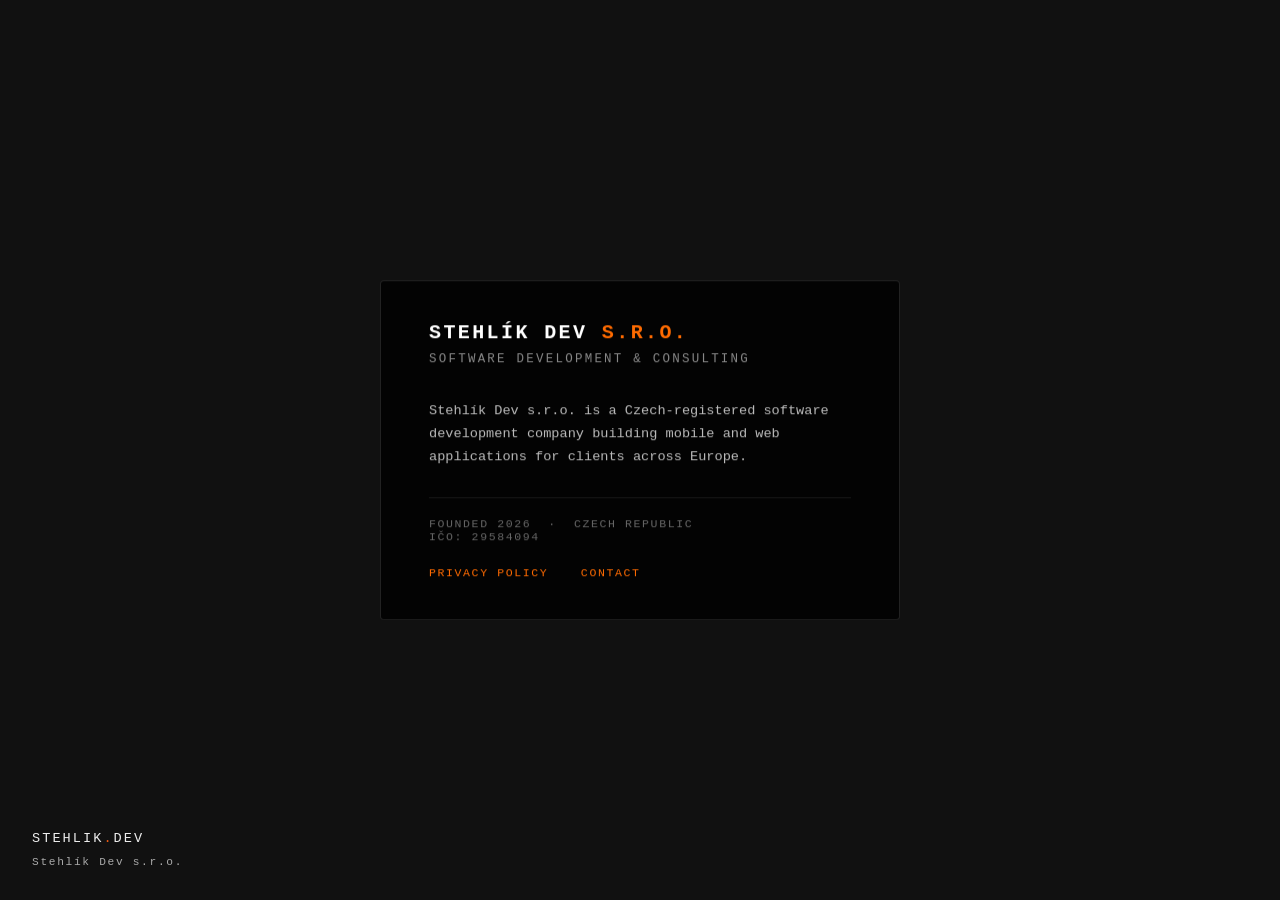
<file: index.html>
<!doctype html>
<html lang="en">
  <head>
    <meta charset="UTF-8" />
    <title>Stehlik.dev</title>
    <meta name="description" content="Experience Flying Toasters." />
    <meta name="viewport" content="width=device-width, initial-scale=1.0" />
    <link rel="shortcut icon" href="./img/favicon.png" />
    <link rel="stylesheet" href="base.css" />
    <style>
      .toaster {
        position: absolute;
        width: 64px;
        height: 64px;
        background-image: url("./img/toaster-sprite.gif");
      }
      .toast {
        position: absolute;
        width: 64px;
        height: 64px;
        background-image: url("./img/toast1.gif");
      }

      /**
     * Toaster Animations
     *
     * There are several kinds of toaster animations, marked as t1, t2, & t3.
     *
     * T1 is fastest speed
     * T2 is mid speed & flaps out of sequence with T1
     * T3 is the common speed
     * T4 is a delayed batch going at the fastest speed
     * T5, T6, T7, T8, & T9 are a delayed batch of toasters going at the common speed
     */
      .t1 {
        -webkit-animation:
          flap 0.2s steps(4) infinite alternate,
          fly 10s linear infinite;
        -moz-animation:
          flap 0.2s steps(4) infinite alternate,
          fly 10s linear infinite;
        -ms-animation:
          flap 0.2s steps(4) infinite alternate,
          fly 10s linear infinite;
        -o-animation:
          flap 0.2s steps(4) infinite alternate,
          fly 10s linear infinite;
        animation:
          flap 0.2s steps(4) infinite alternate,
          fly 10s linear infinite;
      }
      .t2 {
        -webkit-animation:
          flap 0.2s steps(4) infinite alternate-reverse,
          fly 16s linear infinite;
        -moz-animation:
          flap 0.2s steps(4) infinite alternate-reverse,
          fly 16s linear infinite;
        -ms-animation:
          flap 0.2s steps(4) infinite alternate-reverse,
          fly 16s linear infinite;
        -o-animation:
          flap 0.2s steps(4) infinite alternate-reverse,
          fly 16s linear infinite;
        animation:
          flap 0.2s steps(4) infinite alternate-reverse,
          fly 16s linear infinite;
      }
      .t3 {
        -webkit-animation:
          flap 0.2s steps(4) infinite alternate,
          fly 24s linear infinite;
        -moz-animation:
          flap 0.2s steps(4) infinite alternate,
          fly 24s linear infinite;
        -ms-animation:
          flap 0.2s steps(4) infinite alternate,
          fly 24s linear infinite;
        -o-animation:
          flap 0.2s steps(4) infinite alternate,
          fly 24s linear infinite;
        animation:
          flap 0.2s steps(4) infinite alternate,
          fly 24s linear infinite;
      }
      .t4 {
        -webkit-animation:
          flap 0.2s steps(4) infinite alternate,
          fly 10s 5s linear infinite;
        -moz-animation:
          flap 0.2s steps(4) infinite alternate,
          fly 10s 5s linear infinite;
        -ms-animation:
          flap 0.2s steps(4) infinite alternate,
          fly 10s 5s linear infinite;
        -o-animation:
          flap 0.2s steps(4) infinite alternate,
          fly 10s 5s linear infinite;
        animation:
          flap 0.2s steps(4) infinite alternate,
          fly 10s 5s linear infinite;
      }
      .t5 {
        -webkit-animation:
          flap 0.2s steps(4) infinite alternate-reverse,
          fly 24s 4s linear infinite;
        -moz-animation:
          flap 0.2s steps(4) infinite alternate-reverse,
          fly 24s 4s linear infinite;
        -ms-animation:
          flap 0.2s steps(4) infinite alternate-reverse,
          fly 24s 4s linear infinite;
        -o-animation:
          flap 0.2s steps(4) infinite alternate-reverse,
          fly 24s 4s linear infinite;
        animation:
          flap 0.2s steps(4) infinite alternate-reverse,
          fly 24s 4s linear infinite;
      }
      .t6 {
        -webkit-animation:
          flap 0.2s steps(4) infinite alternate,
          fly 24s 8s linear infinite;
        -moz-animation:
          flap 0.2s steps(4) infinite alternate,
          fly 24s 8s linear infinite;
        -ms-animation:
          flap 0.2s steps(4) infinite alternate,
          fly 24s 8s linear infinite;
        -o-animation:
          flap 0.2s steps(4) infinite alternate,
          fly 24s 8s linear infinite;
        animation:
          flap 0.2s steps(4) infinite alternate,
          fly 24s 8s linear infinite;
      }
      .t7 {
        -webkit-animation:
          flap 0.2s steps(4) infinite alternate-reverse,
          fly 24s 12s linear infinite;
        -moz-animation:
          flap 0.2s steps(4) infinite alternate-reverse,
          fly 24s 12s linear infinite;
        -ms-animation:
          flap 0.2s steps(4) infinite alternate-reverse,
          fly 24s 12s linear infinite;
        -o-animation:
          flap 0.2s steps(4) infinite alternate-reverse,
          fly 24s 12s linear infinite;
        animation:
          flap 0.2s steps(4) infinite alternate-reverse,
          fly 24s 12s linear infinite;
      }
      .t8 {
        -webkit-animation:
          flap 0.2s steps(4) infinite alternate,
          fly 24s 16s linear infinite;
        -moz-animation:
          flap 0.2s steps(4) infinite alternate,
          fly 24s 16s linear infinite;
        -ms-animation:
          flap 0.2s steps(4) infinite alternate,
          fly 24s 16s linear infinite;
        -o-animation:
          flap 0.2s steps(4) infinite alternate,
          fly 24s 16s linear infinite;
        animation:
          flap 0.2s steps(4) infinite alternate,
          fly 24s 16s linear infinite;
      }
      .t9 {
        -webkit-animation:
          flap 0.2s steps(4) infinite alternate-reverse,
          fly 24s 20s linear infinite;
        -moz-animation:
          flap 0.2s steps(4) infinite alternate-reverse,
          fly 24s 20s linear infinite;
        -ms-animation:
          flap 0.2s steps(4) infinite alternate-reverse,
          fly 24s 20s linear infinite;
        -o-animation:
          flap 0.2s steps(4) infinite alternate-reverse,
          fly 24s 20s linear infinite;
        animation:
          flap 0.2s steps(4) infinite alternate-reverse,
          fly 24s 20s linear infinite;
      }
      /**
     * Toast Animations
     *
     * There are several kinds of toaster animations, marked as ts1, ts2, & ts3.
     *
     * Tst1 is fast
     * Tst2 is mid speed
     * Tst3 is the common speed
     * Tst4 is a delayed batch of toast going at the common speed
     */
      .tst1 {
        -webkit-animation: fly 10s linear infinite;
        -moz-animation: fly 10s linear infinite;
        -ms-animation: fly 10s linear infinite;
        -o-animation: fly 10s linear infinite;
        animation: fly 10s linear infinite;
      }
      .tst2 {
        -webkit-animation: fly 16s linear infinite;
        -moz-animation: fly 16s linear infinite;
        -ms-animation: fly 16s linear infinite;
        -o-animation: fly 16s linear infinite;
        animation: fly 16s linear infinite;
      }
      .tst3 {
        -webkit-animation: fly 24s linear infinite;
        -moz-animation: fly 24s linear infinite;
        -ms-animation: fly 24s linear infinite;
        -o-animation: fly 24s linear infinite;
        animation: fly 24s linear infinite;
      }
      .tst4 {
        -webkit-animation: fly 24s 12s linear infinite;
        -moz-animation: fly 24s 12s linear infinite;
        -ms-animation: fly 24s 12s linear infinite;
        -o-animation: fly 24s 12s linear infinite;
        animation: fly 24s 12s linear infinite;
      }

      /**
     * Starting positions of objects (both toast & toasters).
     *  - There is a different position for each object to prevent overlapping.
     *  - We use percentages in order to accommodate for all window dimensions.
     *  - Use -6% as the smallest amount for remaining off-screen.
     *  - Organized into reverse "L" shaped batches to keep a constant flow.
     */
      /* Batch 1 (-10% to -20%) */
      /* Top edge, from right to left */
      .p6 {
        right: -2%;
        top: -17%;
      }
      .p7 {
        right: 10%;
        top: -19%;
      }
      .p8 {
        right: 20%;
        top: -18%;
      }
      .p9 {
        right: 30%;
        top: -20%;
      }
      .p10 {
        right: 40%;
        top: -21%;
      }
      .p11 {
        right: 50%;
        top: -18%;
      }
      .p12 {
        right: 60%;
        top: -20%;
      }
      /* Right side, from top to bottom */
      .p13 {
        right: -17%;
        top: 10%;
      }
      .p14 {
        right: -19%;
        top: 20%;
      }
      .p15 {
        right: -21%;
        top: 30%;
      }
      .p16 {
        right: -23%;
        top: 50%;
      }
      .p17 {
        right: -25%;
        top: 70%;
      }

      /* Batch 2 (-20% to -40%) */
      /* Top edge, from right to left */
      .p18 {
        right: 0%;
        top: -26%;
      }
      .p19 {
        right: 10%;
        top: -20%;
      }
      .p20 {
        right: 20%;
        top: -36%;
      }
      .p21 {
        right: 30%;
        top: -24%;
      }
      .p22 {
        right: 40%;
        top: -33%;
      }
      .p23 {
        right: 60%;
        top: -40%;
      }
      /* Right side, from top to bottom */
      .p24 {
        right: -26%;
        top: 10%;
      }
      .p25 {
        right: -36%;
        top: 30%;
      }
      .p26 {
        right: -29%;
        top: 50%;
      }

      /* Batch 3 (-40% to -60%)*/
      /* Top edge, from right to left */
      .p27 {
        right: 0;
        top: -46%;
      }
      .p28 {
        right: 10%;
        top: -56%;
      }
      .p29 {
        right: 20%;
        top: -49%;
      }
      .p30 {
        right: 30%;
        top: -60%;
      }
      /* Right side, from top to bottom */
      .p31 {
        right: -46%;
        top: 10%;
      }
      .p32 {
        right: -56%;
        top: 20%;
      }
      .p33 {
        right: -49%;
        top: 30%;
      }

      /* Flapping animation */
      @-webkit-keyframes flap {
        from {
          background-position: 0px;
        }
        to {
          background-position: -256px;
        }
      }
      @-moz-keyframes flap {
        from {
          background-position: 0px;
        }
        to {
          background-position: -256px;
        }
      }
      @-o-keyframes flap {
        from {
          background-position: 0px;
        }
        to {
          background-position: -256px;
        }
      }
      @keyframes flap {
        from {
          background-position: 0px;
        }
        to {
          background-position: -256px;
        }
      }

      /* Gliding animation using translate */
      /* Moving 1600px, to accomodate for large screens */
      @-webkit-keyframes fly {
        from {
          -webkit-transform: translate(0, 0);
          -moz-transform: translate(0, 0);
          -o-transform: translate(0, 0);
          -ms-transform: translate(0, 0);
          transform: translate(0, 0);
        }
        to {
          -webkit-transform: translate(-1600px, 1600px);
          -moz-transform: translate(-1600px, 1600px);
          -o-transform: translate(-1600px, 1600px);
          -ms-transform: translate(-1600px, 1600px);
          transform: translate(-1600px, 1600px);
        }
      }
      @-moz-keyframes fly {
        from {
          -webkit-transform: translate(0, 0);
          -moz-transform: translate(0, 0);
          -o-transform: translate(0, 0);
          -ms-transform: translate(0, 0);
          transform: translate(0, 0);
        }
        to {
          -webkit-transform: translate(-1600px, 1600px);
          -moz-transform: translate(-1600px, 1600px);
          -o-transform: translate(-1600px, 1600px);
          -ms-transform: translate(-1600px, 1600px);
          transform: translate(-1600px, 1600px);
        }
      }
      @-o-keyframes fly {
        from {
          -webkit-transform: translate(0, 0);
          -moz-transform: translate(0, 0);
          -o-transform: translate(0, 0);
          -ms-transform: translate(0, 0);
          transform: translate(0, 0);
        }
        to {
          -webkit-transform: translate(-1600px, 1600px);
          -moz-transform: translate(-1600px, 1600px);
          -o-transform: translate(-1600px, 1600px);
          -ms-transform: translate(-1600px, 1600px);
          transform: translate(-1600px, 1600px);
        }
      }
      @keyframes fly {
        from {
          -webkit-transform: translate(0, 0);
          -moz-transform: translate(0, 0);
          -o-transform: translate(0, 0);
          -ms-transform: translate(0, 0);
          transform: translate(0, 0);
        }
        to {
          -webkit-transform: translate(-1600px, 1600px);
          -moz-transform: translate(-1600px, 1600px);
          -o-transform: translate(-1600px, 1600px);
          -ms-transform: translate(-1600px, 1600px);
          transform: translate(-1600px, 1600px);
        }
      }

      .brand {
    position: fixed;
    bottom: 2rem;
    left: 2rem;
    color: #fff;
    font-family: 'Courier New', monospace;
    font-size: 0.85rem;
    letter-spacing: 0.15em;
    text-transform: uppercase;
    z-index: 10;
    mix-blend-mode: difference;
  }
 
  .brand .dot { color: #ff6b00; }
 
  .brand .status {
    display: block;
    margin-top: 0.4rem;
    font-size: 0.7rem;
    color: #888;
    letter-spacing: 0.2em;
  }
 
  .brand .company {
    display: block;
    margin-top: 0.6rem;
    font-size: 0.7rem;
    color: #bbb;
    letter-spacing: 0.15em;
    text-transform: none;
  }

  .info-panel {
    position: fixed;
    top: 50%;
    left: 50%;
    transform: translate(-50%, -50%);
    background: rgba(0, 0, 0, 0.78);
    border: 1px solid rgba(255, 255, 255, 0.12);
    border-radius: 4px;
    padding: 2.5rem 3rem;
    max-width: 520px;
    width: calc(100vw - 4rem);
    color: #e0e0e0;
    font-family: 'Courier New', monospace;
    z-index: 20;
    backdrop-filter: blur(6px);
  }

  .info-panel h1 {
    font-size: 1.25rem;
    letter-spacing: 0.12em;
    text-transform: uppercase;
    margin: 0 0 0.3rem 0;
    color: #fff;
  }

  .info-panel .tagline {
    font-size: 0.78rem;
    color: #888;
    letter-spacing: 0.18em;
    text-transform: uppercase;
    margin: 0 0 1.8rem 0;
  }

  .info-panel p {
    font-size: 0.85rem;
    line-height: 1.7;
    color: #bbb;
    margin: 0 0 1.2rem 0;
  }

  .info-panel .meta {
    margin-top: 1.8rem;
    padding-top: 1.2rem;
    border-top: 1px solid rgba(255,255,255,0.08);
    font-size: 0.72rem;
    color: #666;
    letter-spacing: 0.14em;
    text-transform: uppercase;
  }

  .info-panel .meta a {
    color: #ff6b00;
    text-decoration: none;
  }

  .info-panel .meta a:hover {
    text-decoration: underline;
  }

  .info-panel nav {
    margin-top: 1.4rem;
    font-size: 0.72rem;
    letter-spacing: 0.14em;
    text-transform: uppercase;
  }

  .info-panel nav a {
    color: #ff6b00;
    text-decoration: none;
    margin-right: 1.5rem;
  }

  .info-panel nav a:hover { text-decoration: underline; }
    </style>
  </head>
  <body>
    <div class="brand">
      stehlik<span class="dot">.</span>dev
      <span class="company">Stehlík Dev s.r.o.</span>
    </div>

    <div class="info-panel">
      <h1>Stehlík Dev <span style="color:#ff6b00">s.r.o.</span></h1>
      <p class="tagline">Software Development &amp; Consulting</p>
      <p>
        Stehlík Dev s.r.o. is a Czech-registered software development company
        building mobile and web applications for clients across Europe.
      </p>
      <div class="meta">
        Founded 2026 &nbsp;·&nbsp; Czech Republic<br/>
        IČO: 29584094
      </div>
      <nav>
        <a href="/privacy-policy">Privacy Policy</a>
        <a href="/contact">Contact</a>
      </nav>
    </div>
    <!-- First group of objects -->
    <div class="toaster t1 p6"></div>
    <div class="toaster t3 p7"></div>
    <div class="toast tst1 p8"></div>
    <div class="toaster t3 p9"></div>
    <div class="toaster t1 p11"></div>
    <div class="toaster t3 p12"></div>
    <div class="toaster t2 p13"></div>
    <div class="toast tst3 p14"></div>
    <div class="toast tst2 p16"></div>
    <div class="toaster t1 p17"></div>
    <div class="toast tst2 p19"></div>
    <div class="toast tst3 p20"></div>
    <div class="toaster t2 p21"></div>
    <div class="toast tst1 p24"></div>
    <div class="toaster t1 p22"></div>
    <div class="toast tst2 p26"></div>
    <div class="toaster t1 p28"></div>
    <div class="toast tst2 p30"></div>
    <div class="toaster t2 p31"></div>
    <div class="toaster t1 p32"></div>
    <div class="toast tst3 p33"></div>

    <!-- wave 1 of (fast delayed) objects -->
    <div class="toaster t4 p27"></div>
    <div class="toaster t4 p10"></div>
    <div class="toaster t4 p25"></div>
    <div class="toaster t4 p29"></div>

    <!-- wave 2 of (delayed) objects -->
    <div class="toaster t5 p15"></div>
    <div class="toaster t5 p18"></div>
    <div class="toaster t5 p22"></div>

    <!-- wave 3 of (delayed) objects -->
    <div class="toaster t6 p6"></div>
    <div class="toaster t6 p11"></div>
    <div class="toaster t6 p15"></div>
    <div class="toaster t6 p19"></div>
    <div class="toaster t6 p23"></div>

    <!-- wave 5 of (delayed) objects -->
    <div class="toast tst4 p10"></div>
    <div class="toast tst4 p23"></div>
    <div class="toast tst4 p15"></div>
    <div class="toaster t7 p7"></div>
    <div class="toaster t7 p12"></div>
    <div class="toaster t7 p16"></div>
    <div class="toaster t7 p20"></div>
    <div class="toaster t7 p24"></div>

    <!-- wave 6 of (delayed) objects -->
    <div class="toaster t8 p8"></div>
    <div class="toaster t8 p13"></div>
    <div class="toaster t8 p17"></div>
    <div class="toaster t8 p25"></div>

    <!-- wave 7 of (delayed) objects -->
    <div class="toaster t9 p14"></div>
    <div class="toaster t9 p18"></div>
    <div class="toaster t9 p21"></div>
    <div class="toaster t9 p26"></div>
  </body>
</html>
</file>
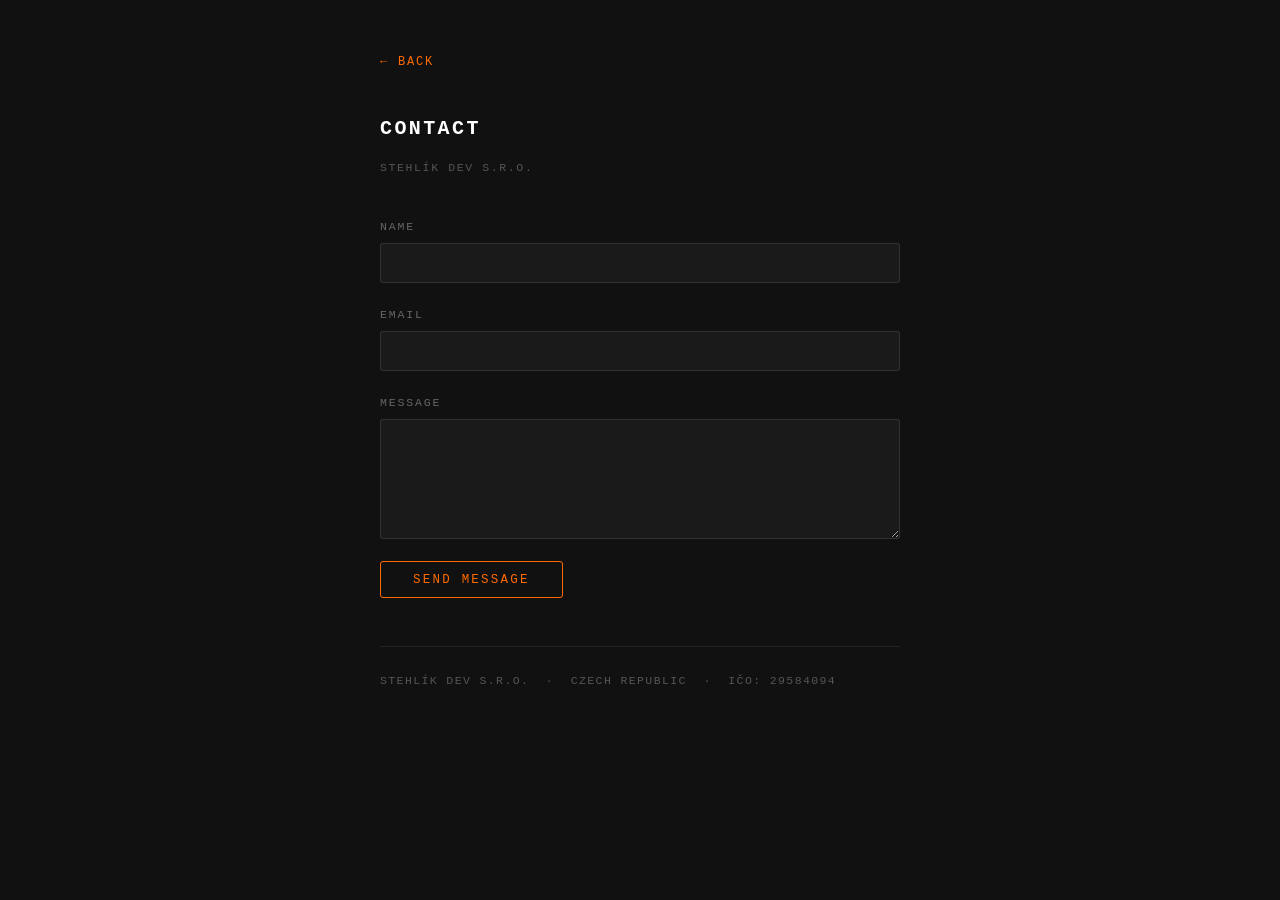
<file: contact/index.html>
<!doctype html>
<html lang="en">
  <head>
    <meta charset="UTF-8" />
    <title>Contact — Stehlík Dev s.r.o.</title>
    <meta name="description" content="Contact Stehlík Dev s.r.o." />
    <meta name="viewport" content="width=device-width, initial-scale=1.0" />
    <link rel="shortcut icon" href="../img/favicon.png" />
    <style>
      *, *:before, *:after { box-sizing: border-box; }

      body {
        background: #111;
        color: #ccc;
        font-family: 'Courier New', monospace;
        margin: 0;
        padding: 3rem 1.5rem 6rem;
        line-height: 1.7;
      }

      .wrap {
        max-width: 520px;
        margin: 0 auto;
      }

      .back {
        display: inline-block;
        font-size: 0.75rem;
        letter-spacing: 0.15em;
        text-transform: uppercase;
        color: #ff6b00;
        text-decoration: none;
        margin-bottom: 2.5rem;
      }

      .back:hover { text-decoration: underline; }

      h1 {
        font-size: 1.25rem;
        letter-spacing: 0.12em;
        text-transform: uppercase;
        color: #fff;
        margin: 0 0 0.3rem;
      }

      .sub {
        font-size: 0.72rem;
        color: #555;
        letter-spacing: 0.14em;
        text-transform: uppercase;
        margin-bottom: 2.5rem;
      }

      label {
        display: block;
        font-size: 0.72rem;
        letter-spacing: 0.16em;
        text-transform: uppercase;
        color: #666;
        margin-bottom: 0.4rem;
      }

      input, textarea {
        display: block;
        width: 100%;
        background: rgba(255,255,255,0.04);
        border: 1px solid rgba(255,255,255,0.1);
        border-radius: 3px;
        color: #ddd;
        font-family: 'Courier New', monospace;
        font-size: 0.85rem;
        padding: 0.7rem 0.9rem;
        margin-bottom: 1.4rem;
        outline: none;
        transition: border-color 0.15s;
      }

      input:focus, textarea:focus {
        border-color: rgba(255, 107, 0, 0.5);
      }

      textarea {
        resize: vertical;
        min-height: 120px;
      }

      button {
        background: transparent;
        border: 1px solid #ff6b00;
        color: #ff6b00;
        font-family: 'Courier New', monospace;
        font-size: 0.78rem;
        letter-spacing: 0.18em;
        text-transform: uppercase;
        padding: 0.65rem 2rem;
        cursor: pointer;
        border-radius: 3px;
        transition: background 0.15s, color 0.15s;
      }

      button:hover {
        background: #ff6b00;
        color: #111;
      }

      .success {
        display: none;
        margin-top: 1.5rem;
        font-size: 0.8rem;
        color: #888;
        letter-spacing: 0.12em;
        text-transform: uppercase;
      }

      .footer {
        margin-top: 3rem;
        padding-top: 1.5rem;
        border-top: 1px solid rgba(255,255,255,0.08);
        font-size: 0.72rem;
        color: #555;
        letter-spacing: 0.12em;
        text-transform: uppercase;
      }
    </style>
  </head>
  <body>
    <div class="wrap">
      <a class="back" href="/">&larr; Back</a>

      <h1>Contact</h1>
      <p class="sub">Stehlík Dev s.r.o.</p>

      <form id="contact-form" onsubmit="handleSubmit(event)">
        <label for="name">Name</label>
        <input type="text" id="name" name="name" autocomplete="name" required />

        <label for="email">Email</label>
        <input type="email" id="email" name="email" autocomplete="email" required />

        <label for="message">Message</label>
        <textarea id="message" name="message" required></textarea>

        <button type="submit">Send Message</button>
      </form>

      <p class="success" id="success-msg">Message received. We'll be in touch.</p>

      <div class="footer">
        Stehlík Dev s.r.o. &nbsp;·&nbsp; Czech Republic &nbsp;·&nbsp; IČO: 29584094
      </div>
    </div>

    <script>
      function handleSubmit(e) {
        e.preventDefault();
        document.getElementById('contact-form').style.display = 'none';
        document.getElementById('success-msg').style.display = 'block';
      }
    </script>
  </body>
</html>
</file>
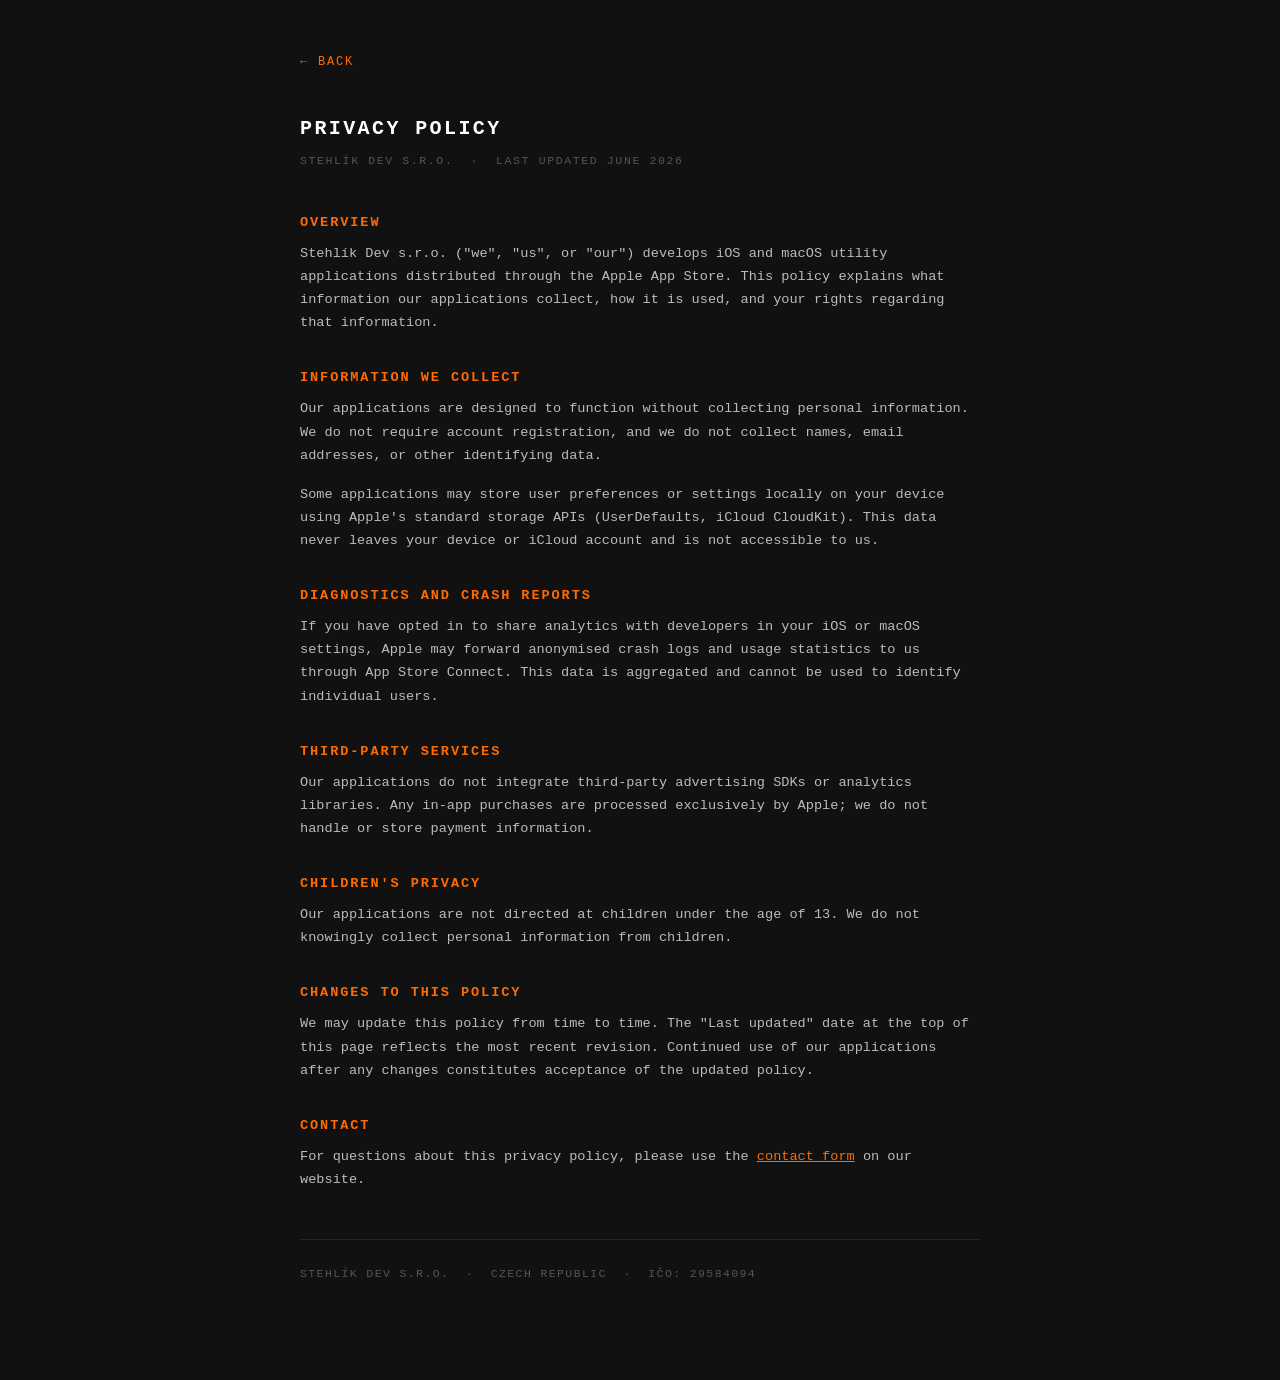
<file: privacy-policy/index.html>
<!doctype html>
<html lang="en">
  <head>
    <meta charset="UTF-8" />
    <title>Privacy Policy — Stehlík Dev s.r.o.</title>
    <meta name="description" content="Privacy Policy for apps published by Stehlík Dev s.r.o." />
    <meta name="viewport" content="width=device-width, initial-scale=1.0" />
    <link rel="shortcut icon" href="../img/favicon.png" />
    <style>
      *, *:before, *:after { box-sizing: border-box; }

      body {
        background: #111;
        color: #ccc;
        font-family: 'Courier New', monospace;
        margin: 0;
        padding: 3rem 1.5rem 6rem;
        line-height: 1.7;
      }

      .wrap {
        max-width: 680px;
        margin: 0 auto;
      }

      .back {
        display: inline-block;
        font-size: 0.75rem;
        letter-spacing: 0.15em;
        text-transform: uppercase;
        color: #ff6b00;
        text-decoration: none;
        margin-bottom: 2.5rem;
      }

      .back:hover { text-decoration: underline; }

      h1 {
        font-size: 1.25rem;
        letter-spacing: 0.12em;
        text-transform: uppercase;
        color: #fff;
        margin: 0 0 0.3rem;
      }

      .meta {
        font-size: 0.72rem;
        color: #555;
        letter-spacing: 0.14em;
        text-transform: uppercase;
        margin-bottom: 2.5rem;
      }

      h2 {
        font-size: 0.85rem;
        letter-spacing: 0.14em;
        text-transform: uppercase;
        color: #ff6b00;
        margin: 2rem 0 0.5rem;
      }

      p {
        font-size: 0.85rem;
        color: #bbb;
        margin: 0 0 1rem;
      }

      .footer {
        margin-top: 3rem;
        padding-top: 1.5rem;
        border-top: 1px solid rgba(255,255,255,0.08);
        font-size: 0.72rem;
        color: #555;
        letter-spacing: 0.12em;
        text-transform: uppercase;
      }
    </style>
  </head>
  <body>
    <div class="wrap">
      <a class="back" href="/">&larr; Back</a>

      <h1>Privacy Policy</h1>
      <p class="meta">Stehlík Dev s.r.o. &nbsp;·&nbsp; Last updated June 2026</p>

      <h2>Overview</h2>
      <p>
        Stehlík Dev s.r.o. ("we", "us", or "our") develops iOS and macOS utility
        applications distributed through the Apple App Store. This policy explains
        what information our applications collect, how it is used, and your rights
        regarding that information.
      </p>

      <h2>Information We Collect</h2>
      <p>
        Our applications are designed to function without collecting personal
        information. We do not require account registration, and we do not collect
        names, email addresses, or other identifying data.
      </p>
      <p>
        Some applications may store user preferences or settings locally on your
        device using Apple's standard storage APIs (UserDefaults, iCloud
        CloudKit). This data never leaves your device or iCloud account and is
        not accessible to us.
      </p>

      <h2>Diagnostics and Crash Reports</h2>
      <p>
        If you have opted in to share analytics with developers in your iOS or
        macOS settings, Apple may forward anonymised crash logs and usage
        statistics to us through App Store Connect. This data is aggregated and
        cannot be used to identify individual users.
      </p>

      <h2>Third-Party Services</h2>
      <p>
        Our applications do not integrate third-party advertising SDKs or
        analytics libraries. Any in-app purchases are processed exclusively by
        Apple; we do not handle or store payment information.
      </p>

      <h2>Children's Privacy</h2>
      <p>
        Our applications are not directed at children under the age of 13. We do
        not knowingly collect personal information from children.
      </p>

      <h2>Changes to This Policy</h2>
      <p>
        We may update this policy from time to time. The "Last updated" date at
        the top of this page reflects the most recent revision. Continued use of
        our applications after any changes constitutes acceptance of the updated
        policy.
      </p>

      <h2>Contact</h2>
      <p>
        For questions about this privacy policy, please use the
        <a href="/contact" style="color:#ff6b00;">contact form</a> on our website.
      </p>

      <div class="footer">
        Stehlík Dev s.r.o. &nbsp;·&nbsp; Czech Republic &nbsp;·&nbsp; IČO: 29584094
      </div>
    </div>
  </body>
</html>
</file>
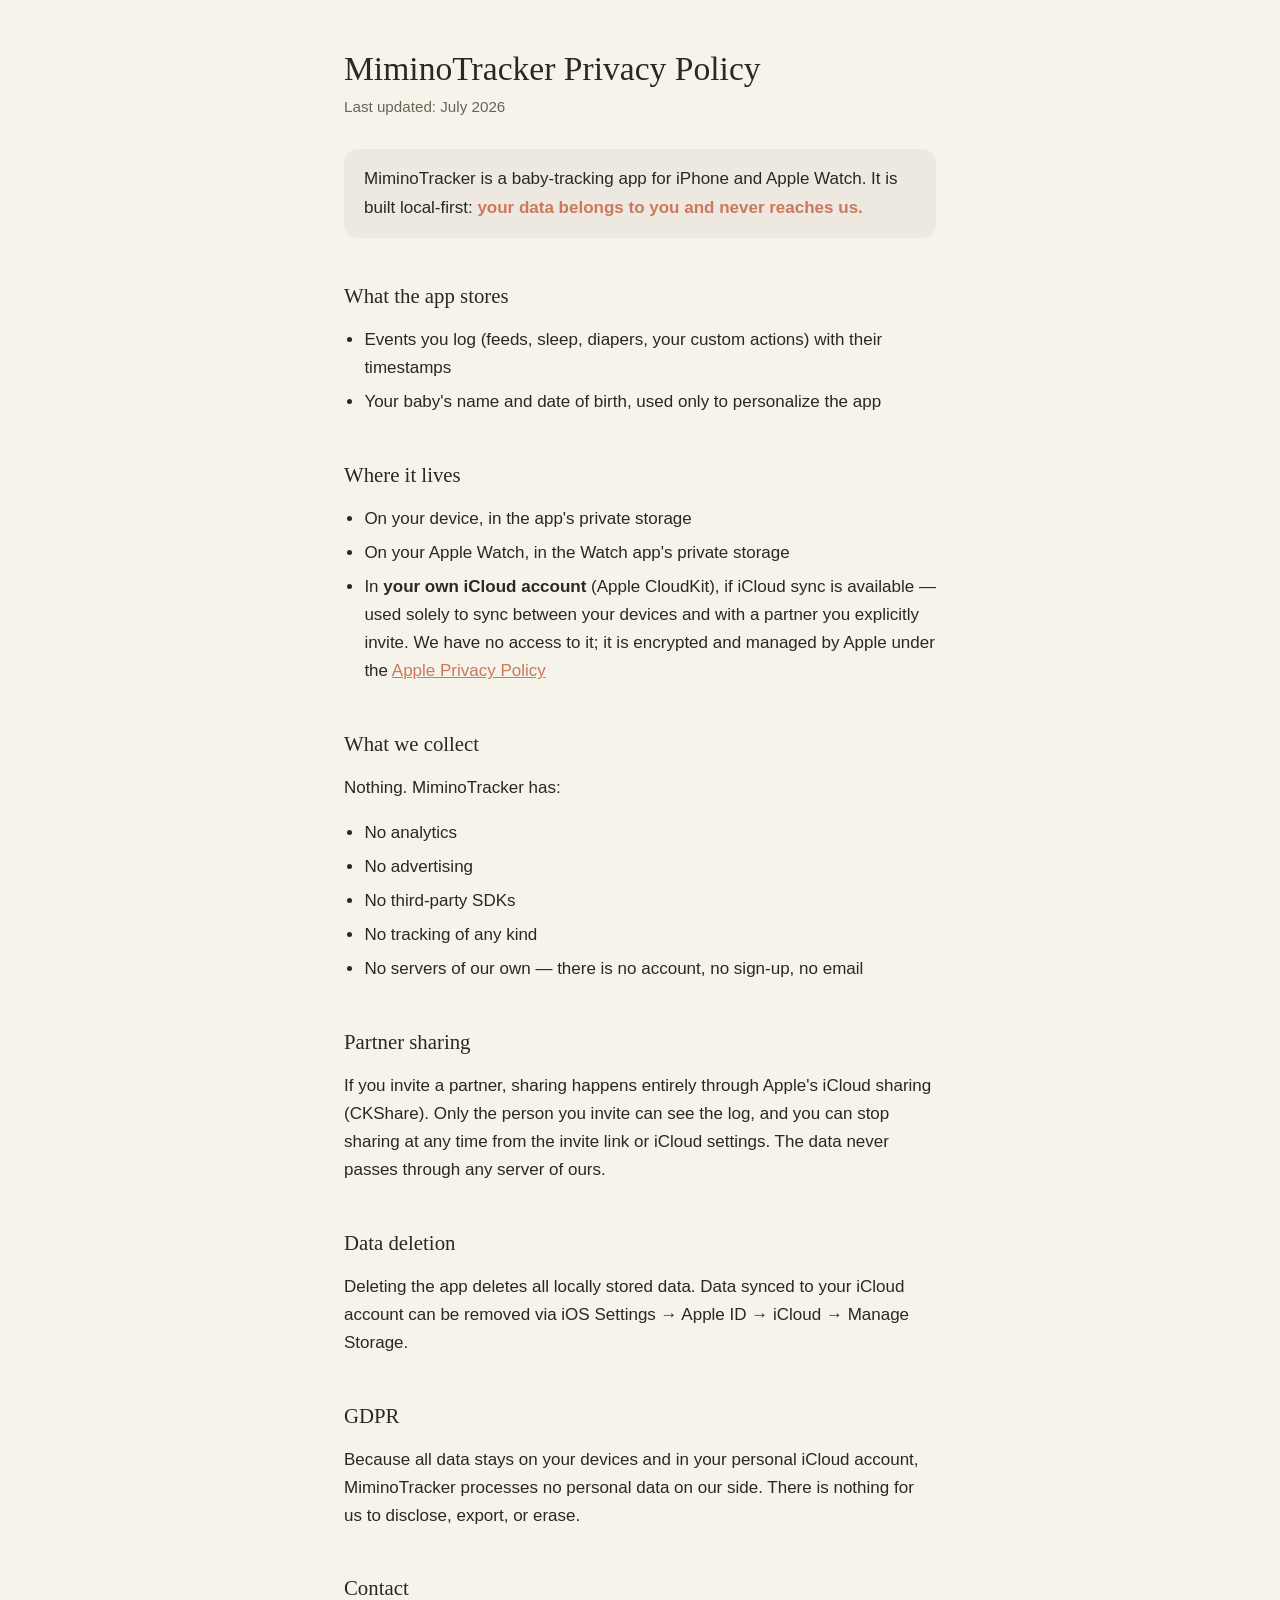
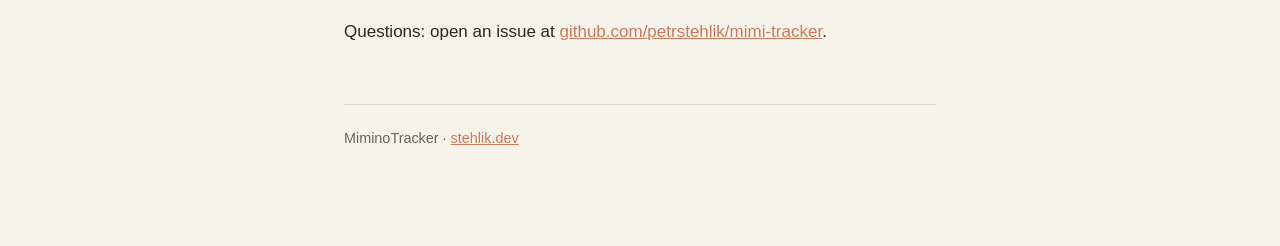
<file: mimino/privacy/index.html>
<!doctype html>
<html lang="en">
  <head>
    <meta charset="UTF-8" />
    <title>MiminoTracker — Privacy Policy</title>
    <meta name="description" content="Privacy policy for the MiminoTracker baby-tracking app for iPhone and Apple Watch." />
    <meta name="viewport" content="width=device-width, initial-scale=1.0" />
    <style>
      :root {
        --paper: #f5f3ea;
        --surface: #ede9e1;
        --ink: #2b2820;
        --ink-subtle: #696456;
        --coral: #cc785c;
      }
      * { box-sizing: border-box; }
      body {
        margin: 0;
        background: var(--paper);
        color: var(--ink);
        font: 17px/1.65 -apple-system, BlinkMacSystemFont, "Segoe UI", Roboto, sans-serif;
      }
      main {
        max-width: 640px;
        margin: 0 auto;
        padding: 48px 24px 96px;
      }
      h1, h2 {
        font-family: "New York", "Iowan Old Style", Georgia, serif;
        font-weight: 500;
        line-height: 1.25;
      }
      h1 { font-size: 2.1rem; margin: 0 0 4px; }
      h2 { font-size: 1.3rem; margin: 2.2em 0 0.4em; }
      .updated { color: var(--ink-subtle); margin: 0 0 2em; font-size: 0.95rem; }
      .lead {
        background: var(--surface);
        border-radius: 14px;
        padding: 16px 20px;
      }
      .lead strong { color: var(--coral); }
      ul { padding-left: 1.2em; }
      li { margin: 0.35em 0; }
      a { color: var(--coral); }
      footer {
        margin-top: 4em;
        padding-top: 1.5em;
        border-top: 1px solid #ddd8ca;
        color: var(--ink-subtle);
        font-size: 0.9rem;
      }
    </style>
  </head>
  <body>
    <main>
      <h1>MiminoTracker Privacy Policy</h1>
      <p class="updated">Last updated: July 2026</p>

      <p class="lead">
        MiminoTracker is a baby-tracking app for iPhone and Apple Watch. It is
        built local-first: <strong>your data belongs to you and never reaches us.</strong>
      </p>

      <h2>What the app stores</h2>
      <ul>
        <li>Events you log (feeds, sleep, diapers, your custom actions) with their timestamps</li>
        <li>Your baby's name and date of birth, used only to personalize the app</li>
      </ul>

      <h2>Where it lives</h2>
      <ul>
        <li>On your device, in the app's private storage</li>
        <li>On your Apple Watch, in the Watch app's private storage</li>
        <li>
          In <strong>your own iCloud account</strong> (Apple CloudKit), if iCloud sync is
          available — used solely to sync between your devices and with a partner you
          explicitly invite. We have no access to it; it is encrypted and managed by
          Apple under the <a href="https://www.apple.com/legal/privacy/">Apple Privacy Policy</a>
        </li>
      </ul>

      <h2>What we collect</h2>
      <p>Nothing. MiminoTracker has:</p>
      <ul>
        <li>No analytics</li>
        <li>No advertising</li>
        <li>No third-party SDKs</li>
        <li>No tracking of any kind</li>
        <li>No servers of our own — there is no account, no sign-up, no email</li>
      </ul>

      <h2>Partner sharing</h2>
      <p>
        If you invite a partner, sharing happens entirely through Apple's iCloud
        sharing (CKShare). Only the person you invite can see the log, and you can
        stop sharing at any time from the invite link or iCloud settings. The data
        never passes through any server of ours.
      </p>

      <h2>Data deletion</h2>
      <p>
        Deleting the app deletes all locally stored data. Data synced to your iCloud
        account can be removed via iOS Settings → Apple ID → iCloud → Manage Storage.
      </p>

      <h2>GDPR</h2>
      <p>
        Because all data stays on your devices and in your personal iCloud account,
        MiminoTracker processes no personal data on our side. There is nothing for us
        to disclose, export, or erase.
      </p>

      <h2>Contact</h2>
      <p>
        Questions: open an issue at
        <a href="https://github.com/petrstehlik/mimi-tracker">github.com/petrstehlik/mimi-tracker</a>.
      </p>

      <footer>MiminoTracker · <a href="https://stehlik.dev">stehlik.dev</a></footer>
    </main>
  </body>
</html>
</file>
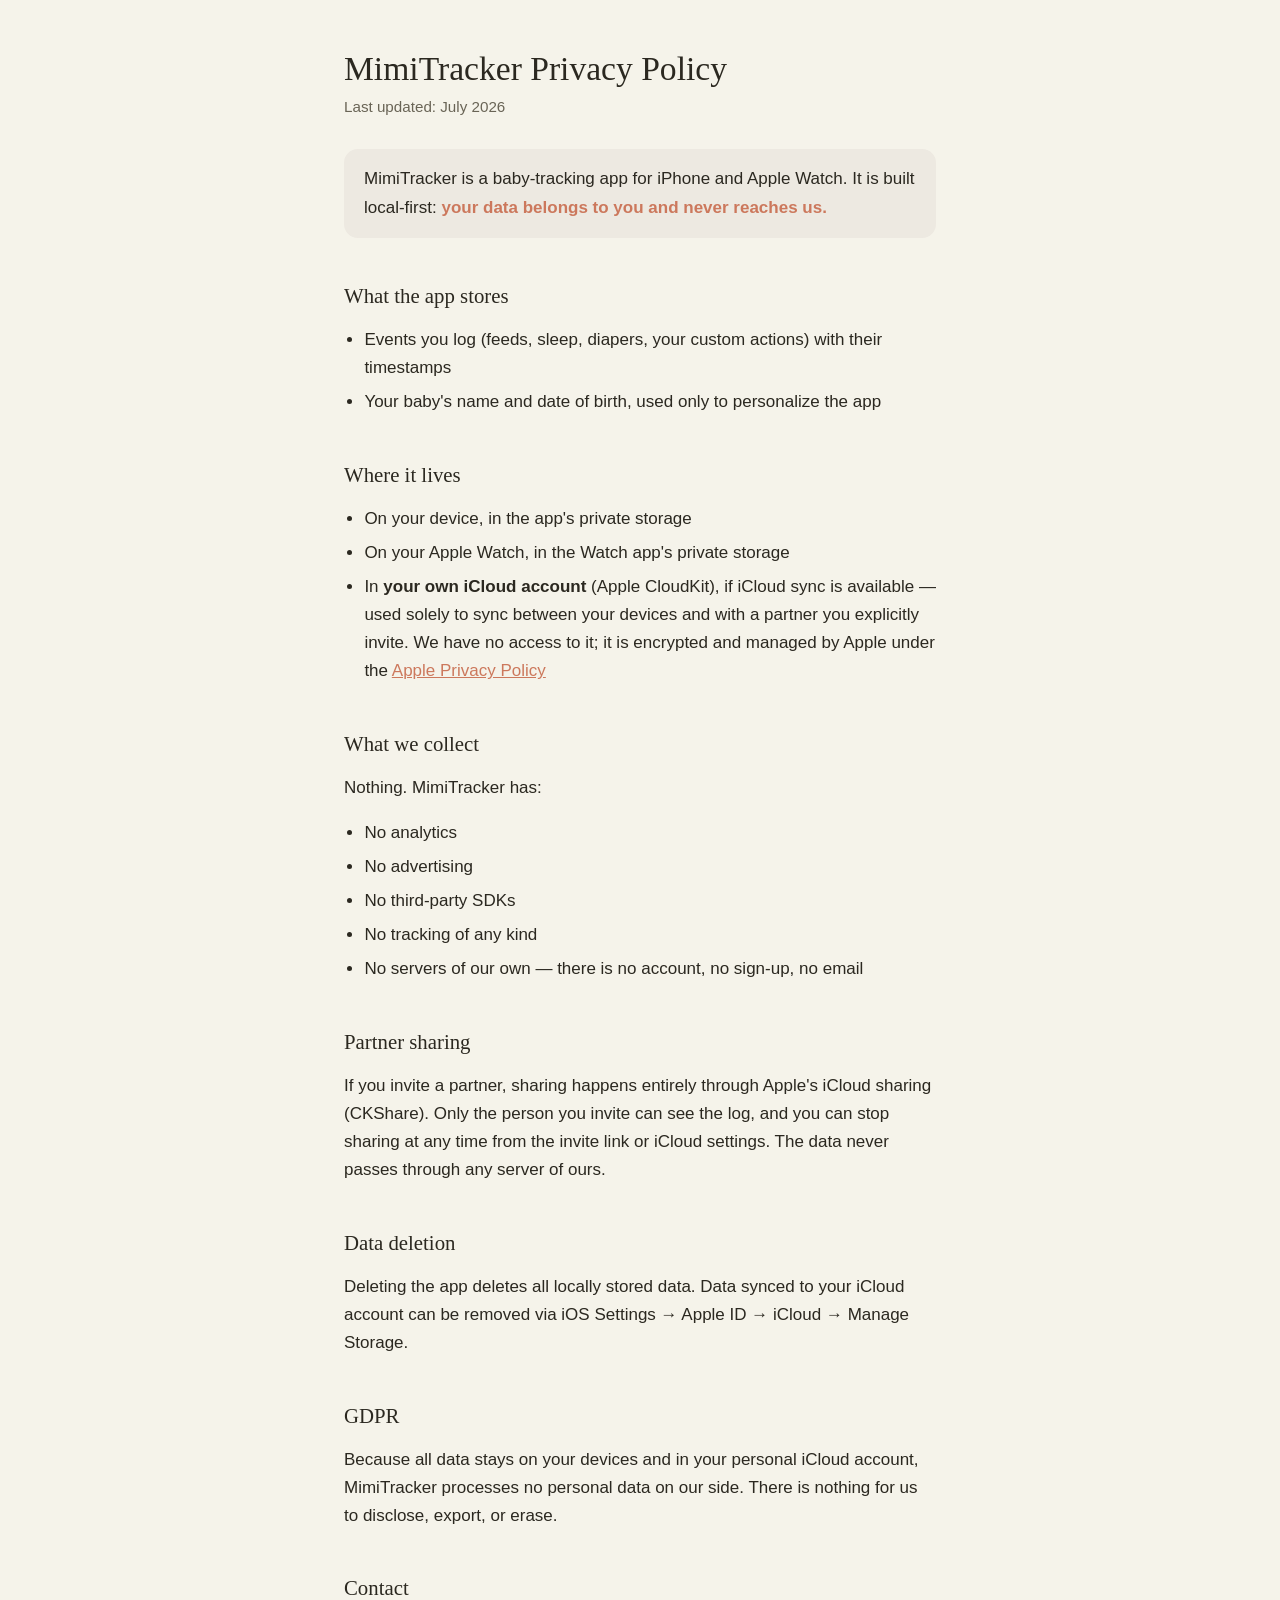
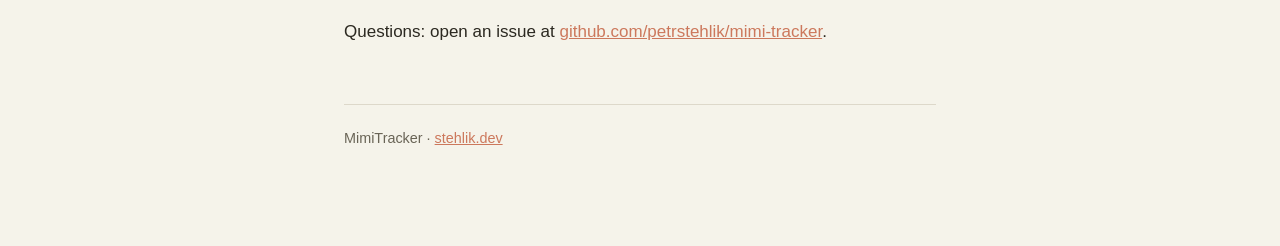
<file: mimitracker/privacy/index.html>
<!doctype html>
<html lang="en">
  <head>
    <meta charset="UTF-8" />
    <title>MimiTracker — Privacy Policy</title>
    <meta name="description" content="Privacy policy for the MimiTracker baby-tracking app for iPhone and Apple Watch." />
    <meta name="viewport" content="width=device-width, initial-scale=1.0" />
    <style>
      :root {
        --paper: #f5f3ea;
        --surface: #ede9e1;
        --ink: #2b2820;
        --ink-subtle: #696456;
        --coral: #cc785c;
      }
      * { box-sizing: border-box; }
      body {
        margin: 0;
        background: var(--paper);
        color: var(--ink);
        font: 17px/1.65 -apple-system, BlinkMacSystemFont, "Segoe UI", Roboto, sans-serif;
      }
      main {
        max-width: 640px;
        margin: 0 auto;
        padding: 48px 24px 96px;
      }
      h1, h2 {
        font-family: "New York", "Iowan Old Style", Georgia, serif;
        font-weight: 500;
        line-height: 1.25;
      }
      h1 { font-size: 2.1rem; margin: 0 0 4px; }
      h2 { font-size: 1.3rem; margin: 2.2em 0 0.4em; }
      .updated { color: var(--ink-subtle); margin: 0 0 2em; font-size: 0.95rem; }
      .lead {
        background: var(--surface);
        border-radius: 14px;
        padding: 16px 20px;
      }
      .lead strong { color: var(--coral); }
      ul { padding-left: 1.2em; }
      li { margin: 0.35em 0; }
      a { color: var(--coral); }
      footer {
        margin-top: 4em;
        padding-top: 1.5em;
        border-top: 1px solid #ddd8ca;
        color: var(--ink-subtle);
        font-size: 0.9rem;
      }
    </style>
  </head>
  <body>
    <main>
      <h1>MimiTracker Privacy Policy</h1>
      <p class="updated">Last updated: July 2026</p>

      <p class="lead">
        MimiTracker is a baby-tracking app for iPhone and Apple Watch. It is
        built local-first: <strong>your data belongs to you and never reaches us.</strong>
      </p>

      <h2>What the app stores</h2>
      <ul>
        <li>Events you log (feeds, sleep, diapers, your custom actions) with their timestamps</li>
        <li>Your baby's name and date of birth, used only to personalize the app</li>
      </ul>

      <h2>Where it lives</h2>
      <ul>
        <li>On your device, in the app's private storage</li>
        <li>On your Apple Watch, in the Watch app's private storage</li>
        <li>
          In <strong>your own iCloud account</strong> (Apple CloudKit), if iCloud sync is
          available — used solely to sync between your devices and with a partner you
          explicitly invite. We have no access to it; it is encrypted and managed by
          Apple under the <a href="https://www.apple.com/legal/privacy/">Apple Privacy Policy</a>
        </li>
      </ul>

      <h2>What we collect</h2>
      <p>Nothing. MimiTracker has:</p>
      <ul>
        <li>No analytics</li>
        <li>No advertising</li>
        <li>No third-party SDKs</li>
        <li>No tracking of any kind</li>
        <li>No servers of our own — there is no account, no sign-up, no email</li>
      </ul>

      <h2>Partner sharing</h2>
      <p>
        If you invite a partner, sharing happens entirely through Apple's iCloud
        sharing (CKShare). Only the person you invite can see the log, and you can
        stop sharing at any time from the invite link or iCloud settings. The data
        never passes through any server of ours.
      </p>

      <h2>Data deletion</h2>
      <p>
        Deleting the app deletes all locally stored data. Data synced to your iCloud
        account can be removed via iOS Settings → Apple ID → iCloud → Manage Storage.
      </p>

      <h2>GDPR</h2>
      <p>
        Because all data stays on your devices and in your personal iCloud account,
        MimiTracker processes no personal data on our side. There is nothing for us
        to disclose, export, or erase.
      </p>

      <h2>Contact</h2>
      <p>
        Questions: open an issue at
        <a href="https://github.com/petrstehlik/mimi-tracker">github.com/petrstehlik/mimi-tracker</a>.
      </p>

      <footer>MimiTracker · <a href="https://stehlik.dev">stehlik.dev</a></footer>
    </main>
  </body>
</html>
</file>
<file: base.css>
/* apply a natural box layout model to all elements */
*,
*:before,
*:after {
  -moz-box-sizing: border-box;
  -webkit-box-sizing: border-box;
  box-sizing: border-box;
}

@font-face {
  font-family: 'ChicagoFLF';
  src: url('../fonts/ChicagoFLF.ttf') format('truetype'); /* Safari, Android, iOS */
}

html,
body {
  background-color: #111;
  margin: 0;
  height: 100%;
  width: 100%;
  font-family: 'ChicagoFLF', 'Times New Roman', 'Georgia', serif;
  overflow: hidden;
}

/* Hide only visually, but have it available for screenreaders & for SEO purposes. See h5bp.com/v */
.visuallyhidden {
    border: 0;
    clip: rect(0 0 0 0);
    height: 1px;
    margin: -1px;
    overflow: hidden;
    padding: 0;
    position: absolute;
    width: 1px;
}

.clearfix:before,
.clearfix:after {
    content: " ";
    display: table;
}

.clearfix:after {
    clear: both;
}
</file>
